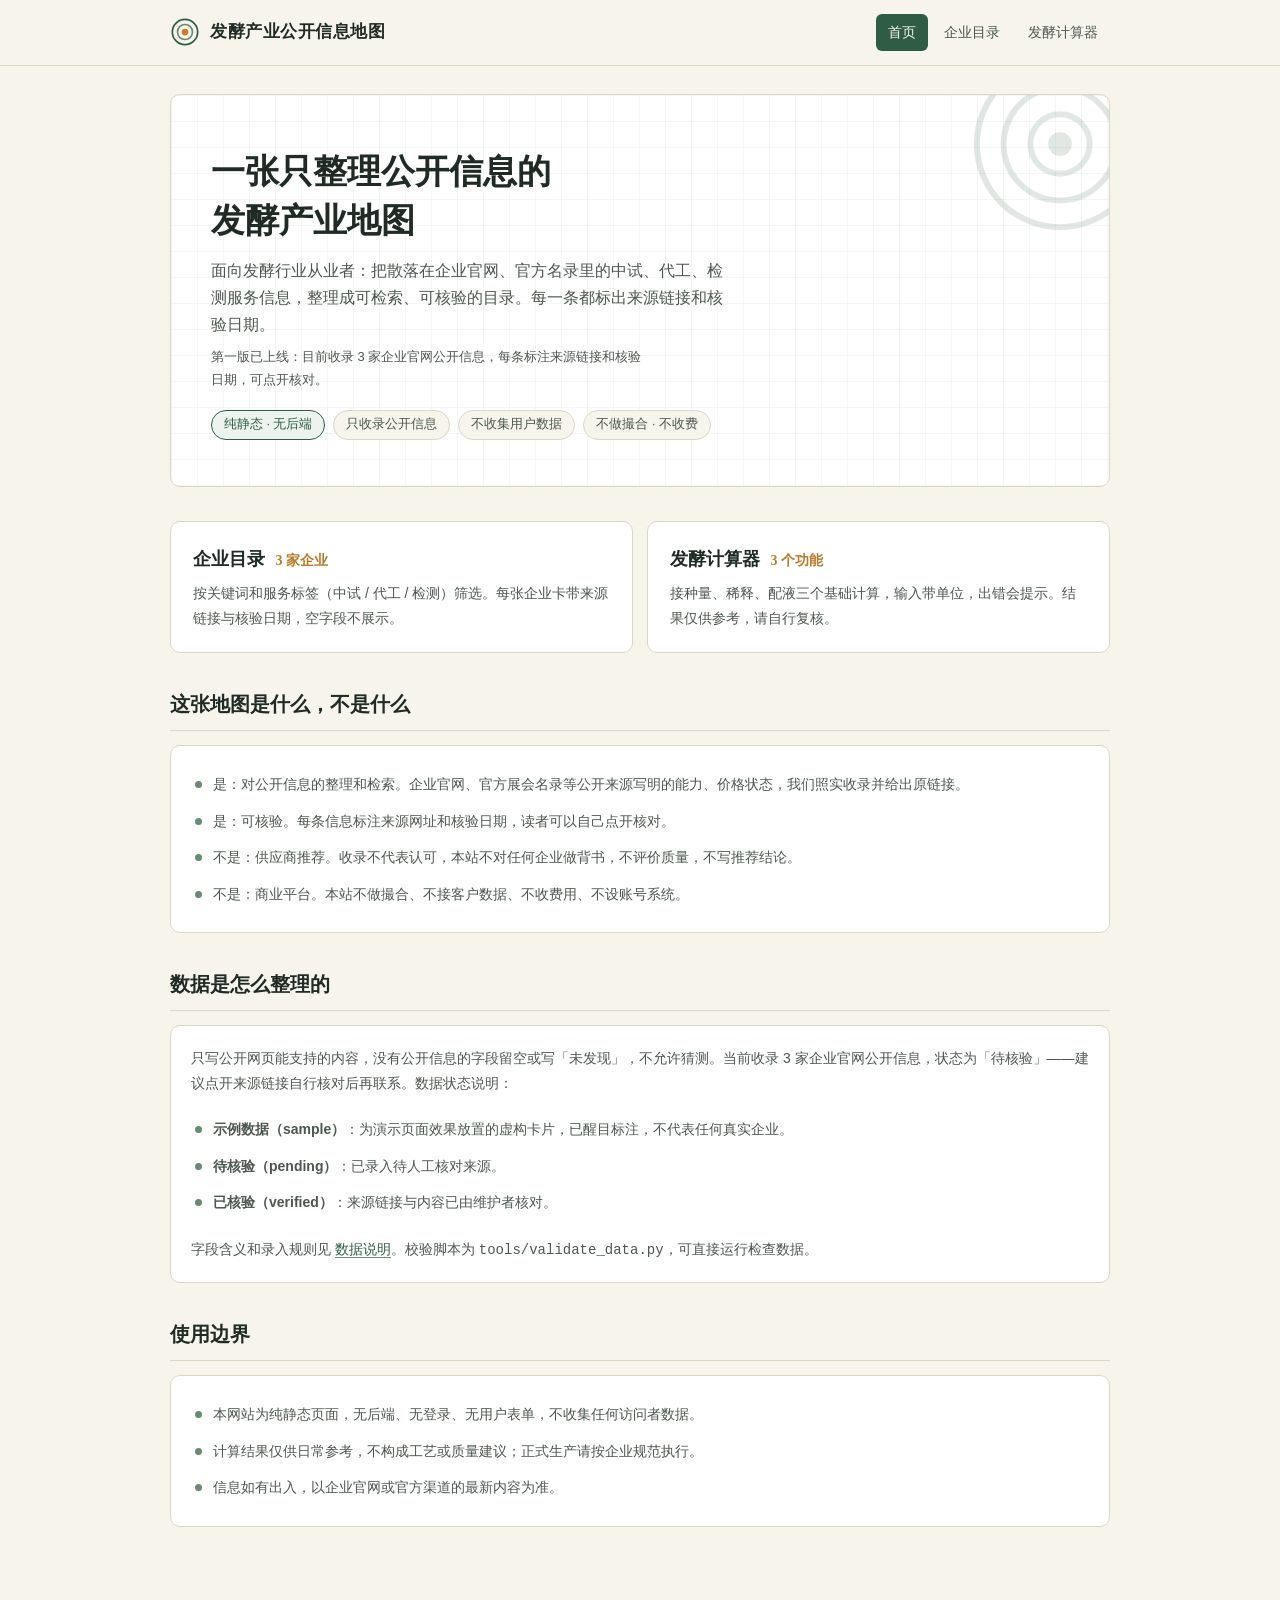
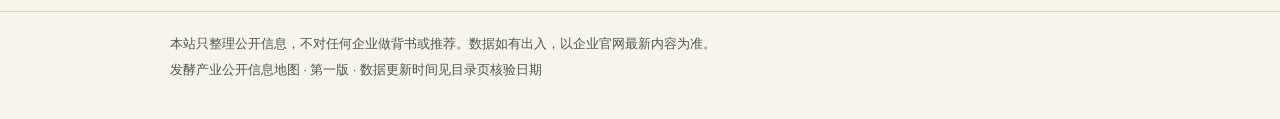
<file: index.html>
<!DOCTYPE html>
<html lang="zh-CN">
<head>
<meta charset="UTF-8">
<meta name="viewport" content="width=device-width, initial-scale=1.0">
<title>发酵产业公开信息地图</title>
<meta name="description" content="整理国内发酵相关中试、代工、检测服务的公开信息，附基础发酵计算器。本站只整理公开信息，不做供应商背书。">
<link rel="icon" href="data:image/svg+xml,%3Csvg xmlns='http://www.w3.org/2000/svg' viewBox='0 0 32 32'%3E%3Ccircle cx='16' cy='16' r='14' fill='none' stroke='%232F5D44' stroke-width='2'/%3E%3Ccircle cx='16' cy='16' r='8' fill='none' stroke='%236B8A74' stroke-width='2'/%3E%3Ccircle cx='16' cy='16' r='3.5' fill='%23C97F2D'/%3E%3C/svg%3E">
<link rel="stylesheet" href="assets/style.css">
</head>
<body>

<header class="site-header">
  <nav class="nav" aria-label="主导航">
    <a class="brand" href="index.html">
      <svg class="brand-mark" viewBox="0 0 32 32" aria-hidden="true">
        <circle cx="16" cy="16" r="13.5" fill="none" stroke="#2F5D44" stroke-width="1.8"/>
        <circle cx="16" cy="16" r="8" fill="none" stroke="#6B8A74" stroke-width="1.8"/>
        <circle cx="16" cy="16" r="3.6" fill="#C97F2D"/>
      </svg>
      <span class="brand-name">发酵产业公开信息地图</span>
    </a>
    <div class="nav-links">
      <a href="index.html" class="active">首页</a>
      <a href="directory.html">企业目录</a>
      <a href="calculator.html">发酵计算器</a>
    </div>
  </nav>
</header>

<main class="container">

  <section class="hero">
    <svg class="hero-mark" viewBox="0 0 32 32" aria-hidden="true">
      <circle cx="16" cy="16" r="14" fill="none" stroke="#2F5D44" stroke-width="1"/>
      <circle cx="16" cy="16" r="9.5" fill="none" stroke="#2F5D44" stroke-width="1"/>
      <circle cx="16" cy="16" r="5" fill="none" stroke="#2F5D44" stroke-width="1"/>
      <circle cx="16" cy="16" r="2" fill="#2F5D44"/>
    </svg>
    <h1>一张只整理公开信息的<br>发酵产业地图</h1>
    <p>面向发酵行业从业者：把散落在企业官网、官方名录里的中试、代工、检测服务信息，整理成可检索、可核验的目录。每一条都标出来源链接和核验日期。</p>
    <p class="hero-note">第一版已上线：目前收录 3 家企业官网公开信息，每条标注来源链接和核验日期，可点开核对。</p>
    <div class="hero-chips">
      <span class="chip accent">纯静态 · 无后端</span>
      <span class="chip">只收录公开信息</span>
      <span class="chip">不收集用户数据</span>
      <span class="chip">不做撮合 · 不收费</span>
    </div>
  </section>

  <div class="entry-grid">
    <a class="entry-card" href="directory.html">
      <div class="entry-title">企业目录 <span>3 家企业</span></div>
      <div class="entry-desc">按关键词和服务标签（中试 / 代工 / 检测）筛选。每张企业卡带来源链接与核验日期，空字段不展示。</div>
    </a>
    <a class="entry-card" href="calculator.html">
      <div class="entry-title">发酵计算器 <span>3 个功能</span></div>
      <div class="entry-desc">接种量、稀释、配液三个基础计算，输入带单位，出错会提示。结果仅供参考，请自行复核。</div>
    </a>
  </div>

  <h2 class="section-title">这张地图是什么，不是什么</h2>
  <div class="card">
    <ul class="note-list">
      <li>是：对公开信息的整理和检索。企业官网、官方展会名录等公开来源写明的能力、价格状态，我们照实收录并给出原链接。</li>
      <li>是：可核验。每条信息标注来源网址和核验日期，读者可以自己点开核对。</li>
      <li>不是：供应商推荐。收录不代表认可，本站不对任何企业做背书，不评价质量，不写推荐结论。</li>
      <li>不是：商业平台。本站不做撮合、不接客户数据、不收费用、不设账号系统。</li>
    </ul>
  </div>

  <h2 class="section-title">数据是怎么整理的</h2>
  <div class="card">
    <p>只写公开网页能支持的内容，没有公开信息的字段留空或写「未发现」，不允许猜测。当前收录 3 家企业官网公开信息，状态为「待核验」——建议点开来源链接自行核对后再联系。数据状态说明：</p>
    <ul class="note-list mt-4">
      <li><strong>示例数据（sample）</strong>：为演示页面效果放置的虚构卡片，已醒目标注，不代表任何真实企业。</li>
      <li><strong>待核验（pending）</strong>：已录入待人工核对来源。</li>
      <li><strong>已核验（verified）</strong>：来源链接与内容已由维护者核对。</li>
    </ul>
    <p class="mt-4">字段含义和录入规则见 <a href="data/README.md">数据说明</a>。校验脚本为 <code>tools/validate_data.py</code>，可直接运行检查数据。</p>
  </div>

  <h2 class="section-title">使用边界</h2>
  <div class="card">
    <ul class="note-list">
      <li>本网站为纯静态页面，无后端、无登录、无用户表单，不收集任何访问者数据。</li>
      <li>计算结果仅供日常参考，不构成工艺或质量建议；正式生产请按企业规范执行。</li>
      <li>信息如有出入，以企业官网或官方渠道的最新内容为准。</li>
    </ul>
  </div>

</main>

<footer class="site-footer">
  <div class="footer-inner">
    <p>本站只整理公开信息，不对任何企业做背书或推荐。数据如有出入，以企业官网最新内容为准。</p>
    <p>发酵产业公开信息地图 · 第一版 · 数据更新时间见目录页核验日期</p>
  </div>
</footer>

</body>
</html>
</file>
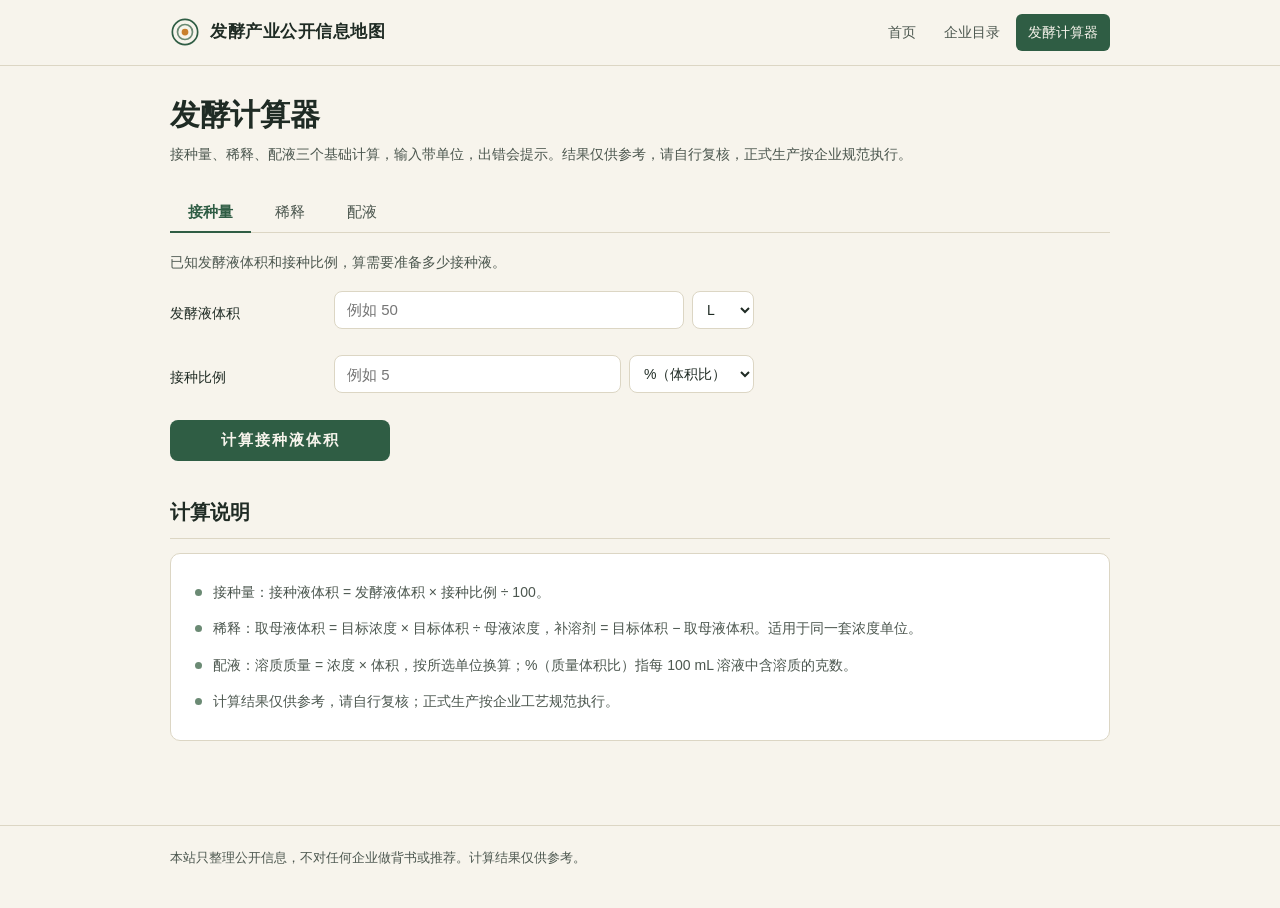
<file: calculator.html>
<!DOCTYPE html>
<html lang="zh-CN">
<head>
<meta charset="UTF-8">
<meta name="viewport" content="width=device-width, initial-scale=1.0">
<title>发酵计算器 · 发酵产业公开信息地图</title>
<meta name="description" content="基础发酵计算器：接种量、稀释、配液三个计算功能，输入带单位，出错有提示。结果仅供参考。">
<link rel="icon" href="data:image/svg+xml,%3Csvg xmlns='http://www.w3.org/2000/svg' viewBox='0 0 32 32'%3E%3Ccircle cx='16' cy='16' r='14' fill='none' stroke='%232F5D44' stroke-width='2'/%3E%3Ccircle cx='16' cy='16' r='8' fill='none' stroke='%236B8A74' stroke-width='2'/%3E%3Ccircle cx='16' cy='16' r='3.5' fill='%23C97F2D'/%3E%3C/svg%3E">
<link rel="stylesheet" href="assets/style.css">
</head>
<body>

<header class="site-header">
  <nav class="nav" aria-label="主导航">
    <a class="brand" href="index.html">
      <svg class="brand-mark" viewBox="0 0 32 32" aria-hidden="true">
        <circle cx="16" cy="16" r="13.5" fill="none" stroke="#2F5D44" stroke-width="1.8"/>
        <circle cx="16" cy="16" r="8" fill="none" stroke="#6B8A74" stroke-width="1.8"/>
        <circle cx="16" cy="16" r="3.6" fill="#C97F2D"/>
      </svg>
      <span class="brand-name">发酵产业公开信息地图</span>
    </a>
    <div class="nav-links">
      <a href="index.html">首页</a>
      <a href="directory.html">企业目录</a>
      <a href="calculator.html" class="active">发酵计算器</a>
    </div>
  </nav>
</header>

<main class="container">

  <h1 class="page-title">发酵计算器</h1>
  <p class="page-sub">接种量、稀释、配液三个基础计算，输入带单位，出错会提示。结果仅供参考，请自行复核，正式生产按企业规范执行。</p>

  <div class="calc-tabs" role="tablist">
    <button type="button" class="calc-tab on" data-tab="inoc" role="tab" aria-selected="true">接种量</button>
    <button type="button" class="calc-tab" data-tab="dilute" role="tab" aria-selected="false">稀释</button>
    <button type="button" class="calc-tab" data-tab="prep" role="tab" aria-selected="false">配液</button>
  </div>

  <!-- 接种量 -->
  <section class="calc-panel on" id="panel-inoc">
    <p class="calc-desc">已知发酵液体积和接种比例，算需要准备多少接种液。</p>
    <div class="form-row">
      <label for="inocV">发酵液体积</label>
      <div class="form-fields">
        <div class="input-group">
          <input type="number" id="inocV" step="any" min="0" placeholder="例如 50">
          <select id="inocVUnit" aria-label="发酵液体积单位">
            <option value="L">L</option>
            <option value="mL">mL</option>
          </select>
        </div>
        <p class="field-error" id="inocVErr"></p>
      </div>
    </div>
    <div class="form-row">
      <label for="inocR">接种比例</label>
      <div class="form-fields">
        <div class="input-group">
          <input type="number" id="inocR" step="any" min="0" placeholder="例如 5">
          <select id="inocRUnit" aria-label="接种比例单位">
            <option value="pct">%（体积比）</option>
          </select>
        </div>
        <p class="field-error" id="inocRErr"></p>
      </div>
    </div>
    <button type="button" class="btn-calc" data-calc="inoc">计算接种液体积</button>
    <div class="calc-result hidden" id="inocResult" role="status"></div>
  </section>

  <!-- 稀释 -->
  <section class="calc-panel" id="panel-dilute">
    <p class="calc-desc">已知母液浓度、目标浓度和目标体积，算取多少母液、补多少溶剂。两个浓度需使用相同单位。</p>
    <div class="form-row">
      <label for="dilC1">母液浓度 C₁</label>
      <div class="form-fields">
        <div class="input-group">
          <input type="number" id="dilC1" step="any" min="0" placeholder="例如 100">
          <select id="dilUnit" aria-label="浓度单位（两个浓度一致）">
            <option value="g/L">g/L</option>
            <option value="mg/mL">mg/mL</option>
            <option value="pct">%（质量体积比）</option>
            <option value="mol/L">mol/L</option>
          </select>
        </div>
        <p class="field-error" id="dilC1Err"></p>
      </div>
    </div>
    <div class="form-row">
      <label for="dilC2">目标浓度 C₂</label>
      <div class="form-fields">
        <div class="input-group">
          <input type="number" id="dilC2" step="any" min="0" placeholder="例如 10">
          <select aria-label="目标浓度单位（与母液一致）" disabled>
            <option>同母液单位</option>
          </select>
        </div>
        <p class="field-error" id="dilC2Err"></p>
      </div>
    </div>
    <div class="form-row">
      <label for="dilV2">目标体积 V₂</label>
      <div class="form-fields">
        <div class="input-group">
          <input type="number" id="dilV2" step="any" min="0" placeholder="例如 1">
          <select id="dilV2Unit" aria-label="目标体积单位">
            <option value="L">L</option>
            <option value="mL">mL</option>
          </select>
        </div>
        <p class="field-error" id="dilV2Err"></p>
      </div>
    </div>
    <button type="button" class="btn-calc" data-calc="dilute">计算稀释方案</button>
    <div class="calc-result hidden" id="dilResult" role="status"></div>
  </section>

  <!-- 配液 -->
  <section class="calc-panel" id="panel-prep">
    <p class="calc-desc">已知目标体积和目标浓度，算需要称多少溶质。</p>
    <div class="form-row">
      <label for="prepC">目标浓度</label>
      <div class="form-fields">
        <div class="input-group">
          <input type="number" id="prepC" step="any" min="0" placeholder="例如 20">
          <select id="prepCUnit" aria-label="浓度单位">
            <option value="g/L">g/L</option>
            <option value="mg/mL">mg/mL</option>
            <option value="pct">%（质量体积比，g/100mL）</option>
          </select>
        </div>
        <p class="field-error" id="prepCErr"></p>
      </div>
    </div>
    <div class="form-row">
      <label for="prepV">目标体积</label>
      <div class="form-fields">
        <div class="input-group">
          <input type="number" id="prepV" step="any" min="0" placeholder="例如 500">
          <select id="prepVUnit" aria-label="体积单位">
            <option value="mL">mL</option>
            <option value="L">L</option>
          </select>
        </div>
        <p class="field-error" id="prepVErr"></p>
      </div>
    </div>
    <button type="button" class="btn-calc" data-calc="prep">计算溶质用量</button>
    <div class="calc-result hidden" id="prepResult" role="status"></div>
  </section>

  <h2 class="section-title">计算说明</h2>
  <div class="card">
    <ul class="note-list">
      <li>接种量：接种液体积 = 发酵液体积 × 接种比例 ÷ 100。</li>
      <li>稀释：取母液体积 = 目标浓度 × 目标体积 ÷ 母液浓度，补溶剂 = 目标体积 − 取母液体积。适用于同一套浓度单位。</li>
      <li>配液：溶质质量 = 浓度 × 体积，按所选单位换算；%（质量体积比）指每 100 mL 溶液中含溶质的克数。</li>
      <li>计算结果仅供参考，请自行复核；正式生产按企业工艺规范执行。</li>
    </ul>
  </div>

</main>

<footer class="site-footer">
  <div class="footer-inner">
    <p>本站只整理公开信息，不对任何企业做背书或推荐。计算结果仅供参考。</p>
  </div>
</footer>

<script src="assets/calculator.js"></script>
</body>
</html>
</file>
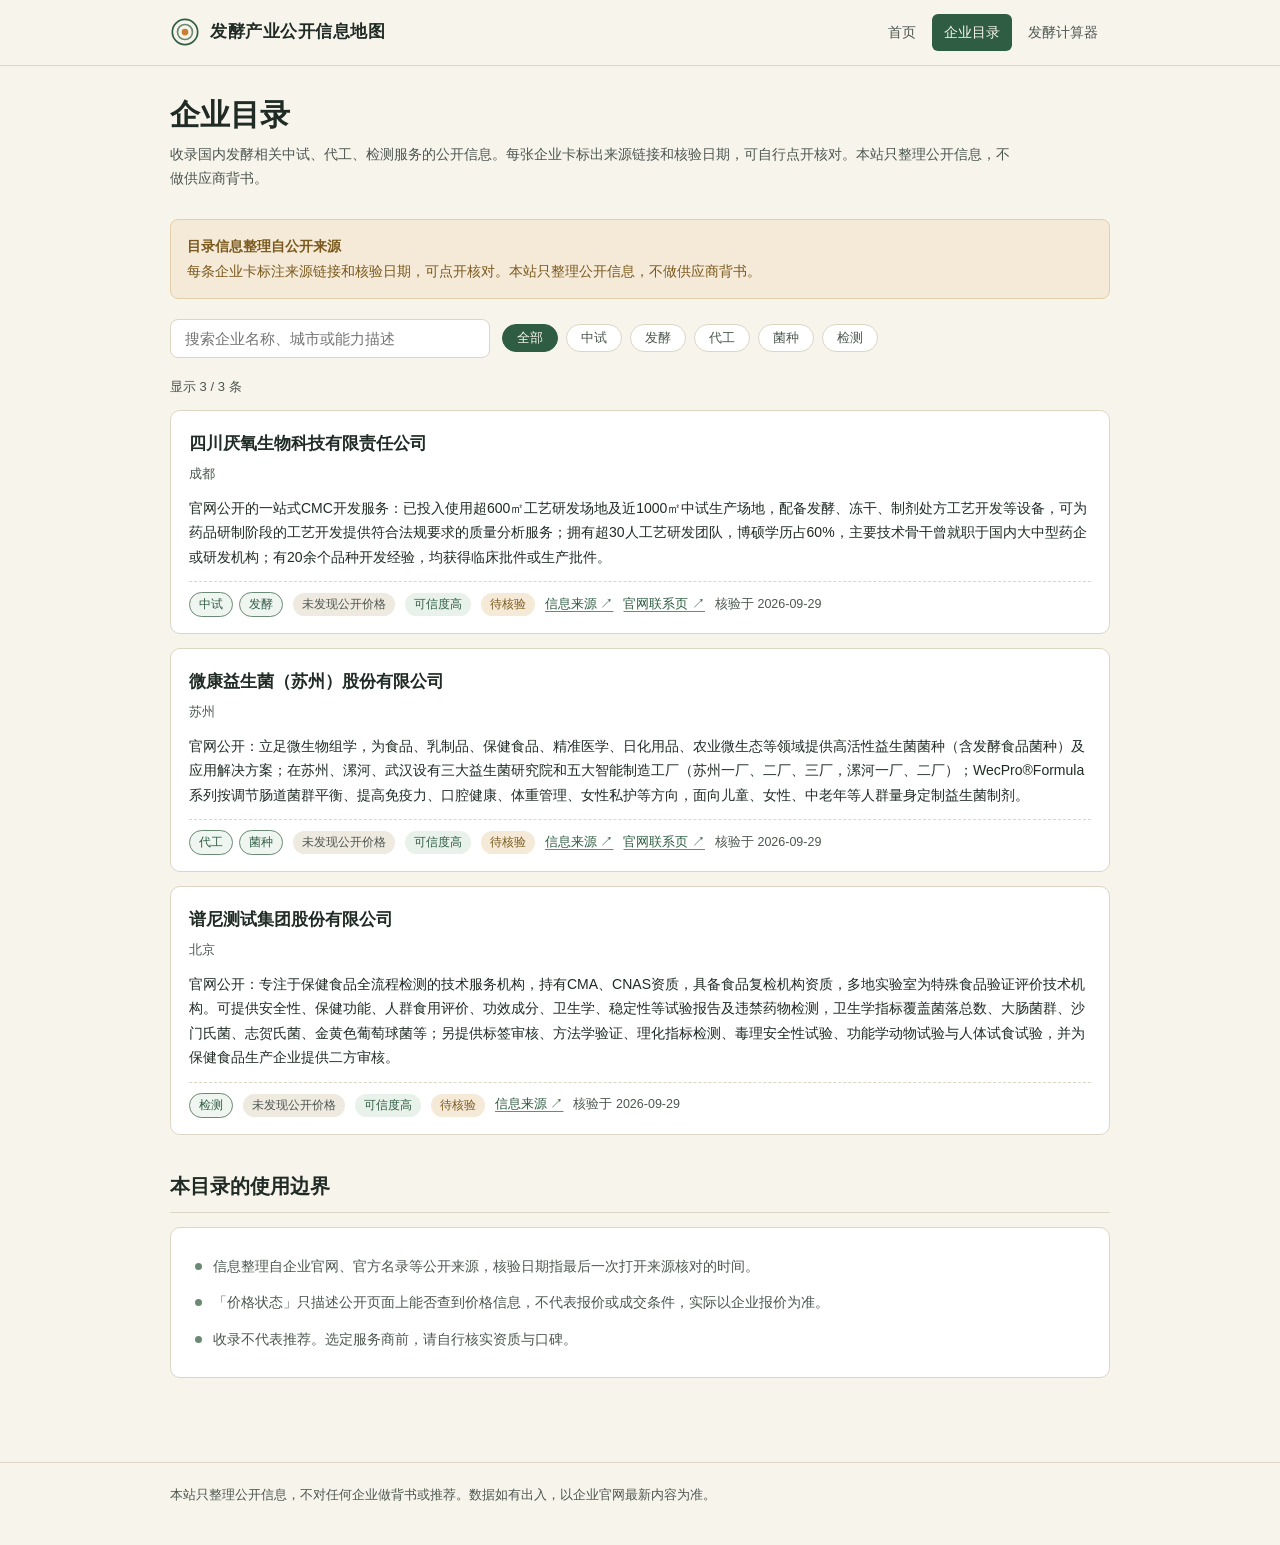
<file: directory.html>
<!DOCTYPE html>
<html lang="zh-CN">
<head>
<meta charset="UTF-8">
<meta name="viewport" content="width=device-width, initial-scale=1.0">
<title>企业目录 · 发酵产业公开信息地图</title>
<meta name="description" content="国内发酵相关中试、代工、检测服务公开信息目录，支持关键词和服务标签筛选。每条信息带来源链接和核验日期。">
<link rel="icon" href="data:image/svg+xml,%3Csvg xmlns='http://www.w3.org/2000/svg' viewBox='0 0 32 32'%3E%3Ccircle cx='16' cy='16' r='14' fill='none' stroke='%232F5D44' stroke-width='2'/%3E%3Ccircle cx='16' cy='16' r='8' fill='none' stroke='%236B8A74' stroke-width='2'/%3E%3Ccircle cx='16' cy='16' r='3.5' fill='%23C97F2D'/%3E%3C/svg%3E">
<link rel="stylesheet" href="assets/style.css">
</head>
<body>

<header class="site-header">
  <nav class="nav" aria-label="主导航">
    <a class="brand" href="index.html">
      <svg class="brand-mark" viewBox="0 0 32 32" aria-hidden="true">
        <circle cx="16" cy="16" r="13.5" fill="none" stroke="#2F5D44" stroke-width="1.8"/>
        <circle cx="16" cy="16" r="8" fill="none" stroke="#6B8A74" stroke-width="1.8"/>
        <circle cx="16" cy="16" r="3.6" fill="#C97F2D"/>
      </svg>
      <span class="brand-name">发酵产业公开信息地图</span>
    </a>
    <div class="nav-links">
      <a href="index.html">首页</a>
      <a href="directory.html" class="active">企业目录</a>
      <a href="calculator.html">发酵计算器</a>
    </div>
  </nav>
</header>

<main class="container">

  <h1 class="page-title">企业目录</h1>
  <p class="page-sub">收录国内发酵相关中试、代工、检测服务的公开信息。每张企业卡标出来源链接和核验日期，可自行点开核对。本站只整理公开信息，不做供应商背书。</p>

  <div class="banner" id="dataBanner" role="note">
    <div>
      <strong>目录信息整理自公开来源</strong>
      每条企业卡标注来源链接和核验日期，可点开核对。本站只整理公开信息，不做供应商背书。
    </div>
  </div>

  <div class="filter-bar">
    <input type="search" id="keyword" placeholder="搜索企业名称、城市或能力描述" aria-label="关键词搜索">
    <div class="tag-row" id="tagRow" role="group" aria-label="服务标签筛选"></div>
  </div>

  <p class="result-count" id="resultCount" role="status"></p>

  <div class="company-list" id="companyList"></div>

  <div class="empty-state hidden" id="emptyState">
    <p>没有匹配的企业卡</p>
    <p>换一个关键词，或点「全部」标签清除筛选试试。</p>
  </div>

  <div class="banner hidden" id="loadError" role="alert">
    <div>
      <strong>数据没有加载出来</strong>
      直接用文件方式打开页面时，浏览器会阻止读取 JSON 数据。请用本地服务器预览（如 <code>python -m http.server</code>），或部署到 GitHub Pages 后访问，方法见 README.md。
    </div>
  </div>

  <h2 class="section-title">本目录的使用边界</h2>
  <div class="card">
    <ul class="note-list">
      <li>信息整理自企业官网、官方名录等公开来源，核验日期指最后一次打开来源核对的时间。</li>
      <li>「价格状态」只描述公开页面上能否查到价格信息，不代表报价或成交条件，实际以企业报价为准。</li>
      <li>收录不代表推荐。选定服务商前，请自行核实资质与口碑。</li>
    </ul>
  </div>

</main>

<footer class="site-footer">
  <div class="footer-inner">
    <p>本站只整理公开信息，不对任何企业做背书或推荐。数据如有出入，以企业官网最新内容为准。</p>
  </div>
</footer>

<script src="assets/directory.js"></script>
</body>
</html>
</file>
<file: assets/style.css>
/* ============================================
   发酵产业公开信息地图 · 共享样式
   纯静态站点，无外部依赖
   ============================================ */

:root {
  --paper: #F7F4EC;        /* 纸白底 */
  --paper-2: #EFEAE0;      /* 深一档纸色 */
  --ink: #1F2B24;          /* 主文字：墨绿黑 */
  --ink-2: #4C574F;        /* 次级文字 */
  --pine: #2F5D44;         /* 主色：菌苔绿 */
  --pine-deep: #1E4230;    /* 深绿 */
  --moss: #6B8A74;         /* 浅绿辅助 */
  --amber: #B8792A;        /* 点缀：发酵液琥珀 */
  --line: #DCD6C4;         /* 分割线 */
  --card: #FFFFFF;
  --warn-bg: #F5E9D7;      /* 提示/示例底色 */
  --warn-ink: #7A5A1E;
  --warn-line: #E3CFA8;
  --err: #B3402A;          /* 错误 */
  --ok: #2F5D44;
  --shadow: 0 1px 2px rgba(31, 43, 36, .06), 0 4px 14px rgba(31, 43, 36, .05);
  --font-serif: "Songti SC", "STSong", "SimSun", "Noto Serif SC", "Source Han Serif SC", serif;
  --font-sans: -apple-system, "PingFang SC", "Hiragino Sans GB", "Microsoft YaHei", "Noto Sans SC", "Segoe UI", sans-serif;
}

* { box-sizing: border-box; margin: 0; padding: 0; }

html { -webkit-text-size-adjust: 100%; }

body {
  font-family: var(--font-sans);
  font-size: 15px;
  line-height: 1.75;
  color: var(--ink);
  background: var(--paper);
}

a { color: var(--pine); text-decoration: underline; text-underline-offset: 3px; text-decoration-color: var(--moss); }
a:hover { color: var(--amber); text-decoration-color: var(--amber); }

:focus-visible { outline: 2px solid var(--amber); outline-offset: 2px; }

/* ---------- 顶部导航 ---------- */

.site-header {
  border-bottom: 1px solid var(--line);
  background: var(--paper);
}

.nav {
  max-width: 980px;
  margin: 0 auto;
  padding: 14px 20px;
  display: flex;
  flex-wrap: wrap;
  align-items: center;
  gap: 10px 18px;
}

.brand {
  display: flex;
  align-items: center;
  gap: 10px;
  text-decoration: none;
  color: var(--ink);
}

.brand:hover { color: var(--ink); }

.brand-mark { width: 30px; height: 30px; flex: 0 0 30px; }

.brand-name {
  font-family: var(--font-serif);
  font-size: 17px;
  font-weight: 700;
  letter-spacing: .5px;
  white-space: nowrap;
}

.nav-links {
  display: flex;
  gap: 4px;
  margin-left: auto;
  flex-wrap: wrap;
}

.nav-links a {
  display: block;
  padding: 6px 12px;
  border-radius: 6px;
  font-size: 14px;
  color: var(--ink-2);
  text-decoration: none;
}

.nav-links a:hover { background: var(--paper-2); color: var(--ink); }

.nav-links a.active { color: var(--paper); background: var(--pine); }

/* ---------- 版心 ---------- */

.container {
  max-width: 980px;
  margin: 0 auto;
  padding: 28px 20px 64px;
}

.page-title {
  font-family: var(--font-serif);
  font-size: 26px;
  font-weight: 700;
  line-height: 1.4;
  margin-bottom: 6px;
}

.page-sub {
  color: var(--ink-2);
  font-size: 14px;
  margin-bottom: 28px;
  max-width: 60em;
}

/* ---------- 首页 hero ---------- */

.hero {
  position: relative;
  margin: 0 0 34px;
  padding: 44px 28px 40px;
  border: 1px solid var(--line);
  border-radius: 10px;
  background-color: var(--card);
  background-image:
    linear-gradient(rgba(47, 93, 68, .05) 1px, transparent 1px),
    linear-gradient(90deg, rgba(47, 93, 68, .05) 1px, transparent 1px);
  background-size: 26px 26px;
  overflow: hidden;
}

.hero-mark {
  position: absolute;
  top: -46px;
  right: -46px;
  width: 190px;
  height: 190px;
  opacity: .14;
  pointer-events: none;
}

.hero h1 {
  font-family: var(--font-serif);
  font-size: 30px;
  line-height: 1.45;
  font-weight: 700;
  margin-bottom: 12px;
  max-width: 16em;
}

.hero p {
  color: var(--ink-2);
  max-width: 34em;
  margin-bottom: 8px;
}

.hero .hero-note {
  font-size: 13px;
  color: var(--ink-2);
}

.hero-chips {
  display: flex;
  flex-wrap: wrap;
  gap: 8px;
  margin-top: 18px;
}

.chip {
  display: inline-block;
  padding: 3px 12px;
  border: 1px solid var(--line);
  border-radius: 999px;
  font-size: 12.5px;
  color: var(--ink-2);
  background: var(--paper);
}

.chip.accent { border-color: var(--pine); color: var(--pine); background: #EDF3EE; }

/* ---------- 通用卡片 ---------- */

.section-title {
  font-family: var(--font-serif);
  font-size: 20px;
  font-weight: 700;
  margin: 34px 0 14px;
  padding-bottom: 8px;
  border-bottom: 1px solid var(--line);
}

.card {
  background: var(--card);
  border: 1px solid var(--line);
  border-radius: 10px;
  padding: 20px;
}

.card h3 {
  font-family: var(--font-serif);
  font-size: 17px;
  margin-bottom: 8px;
}

.card p { color: var(--ink-2); font-size: 14px; }

/* 首页两张导航卡 */
.entry-grid {
  display: grid;
  grid-template-columns: 1fr;
  gap: 14px;
}

@media (min-width: 720px) {
  .entry-grid { grid-template-columns: 1fr 1fr; }
}

.entry-card {
  display: block;
  text-decoration: none;
  color: var(--ink);
  background: var(--card);
  border: 1px solid var(--line);
  border-radius: 10px;
  padding: 22px;
  transition: border-color .15s ease, box-shadow .15s ease;
}

.entry-card:hover {
  border-color: var(--moss);
  box-shadow: var(--shadow);
  color: var(--ink);
}

.entry-card .entry-title {
  font-family: var(--font-serif);
  font-size: 18px;
  font-weight: 700;
  margin-bottom: 6px;
}

.entry-card .entry-title span { color: var(--amber); margin-left: 6px; font-size: 14px; }

.entry-card .entry-desc { color: var(--ink-2); font-size: 14px; }

/* 边界/方法说明列表 */
.note-list { list-style: none; }

.note-list li {
  position: relative;
  padding: 6px 0 6px 22px;
  font-size: 14px;
  color: var(--ink-2);
}

.note-list li::before {
  content: "";
  position: absolute;
  left: 4px;
  top: 15px;
  width: 7px;
  height: 7px;
  border-radius: 50%;
  background: var(--moss);
}

/* ---------- 提示横幅 ---------- */

.banner {
  display: flex;
  gap: 12px;
  align-items: flex-start;
  padding: 14px 16px;
  border: 1px solid var(--warn-line);
  border-radius: 8px;
  background: var(--warn-bg);
  color: var(--warn-ink);
  font-size: 13.5px;
  margin-bottom: 20px;
}

.banner strong { display: block; font-size: 14px; margin-bottom: 2px; }

/* ---------- 筛选区（目录页） ---------- */

.filter-bar {
  display: flex;
  flex-direction: column;
  gap: 12px;
  margin-bottom: 18px;
}

.filter-bar input[type="search"] {
  width: 100%;
  padding: 10px 14px;
  font-size: 15px;
  font-family: var(--font-sans);
  color: var(--ink);
  background: var(--card);
  border: 1px solid var(--line);
  border-radius: 8px;
}

.filter-bar input[type="search"]:focus {
  border-color: var(--pine);
  outline: 2px solid rgba(47, 93, 68, .18);
  outline-offset: 0;
}

.tag-row { display: flex; flex-wrap: wrap; gap: 8px; }

.tag-btn {
  padding: 4px 14px;
  font-size: 13px;
  font-family: var(--font-sans);
  color: var(--ink-2);
  background: var(--card);
  border: 1px solid var(--line);
  border-radius: 999px;
  cursor: pointer;
  transition: background .12s ease, color .12s ease, border-color .12s ease;
}

.tag-btn:hover { border-color: var(--moss); color: var(--pine); }

.tag-btn.on { background: var(--pine); border-color: var(--pine); color: var(--paper); }

.result-count { font-size: 13px; color: var(--ink-2); margin-bottom: 12px; }

/* ---------- 企业卡 ---------- */

.company-list { display: flex; flex-direction: column; gap: 14px; }

.company-card {
  position: relative;
  background: var(--card);
  border: 1px solid var(--line);
  border-radius: 10px;
  padding: 18px 18px 16px;
}

.company-card.is-sample { border-color: var(--warn-line); background: #FDFBF4; }

.sample-flag {
  position: absolute;
  top: -1px;
  right: 16px;
  padding: 3px 12px 4px;
  border-radius: 0 0 8px 8px;
  background: var(--warn-bg);
  border: 1px solid var(--warn-line);
  border-top: none;
  color: var(--warn-ink);
  font-size: 12px;
  font-weight: 700;
  letter-spacing: 1px;
}

.company-name {
  font-family: var(--font-serif);
  font-size: 17px;
  font-weight: 700;
  padding-right: 84px;
  margin-bottom: 4px;
}

.company-city { font-size: 13px; color: var(--ink-2); margin-bottom: 10px; }

.company-capability { font-size: 14px; margin-bottom: 12px; }

.company-meta {
  display: flex;
  flex-wrap: wrap;
  gap: 8px 10px;
  align-items: center;
  font-size: 12.5px;
  color: var(--ink-2);
  border-top: 1px dashed var(--line);
  padding-top: 10px;
}

.tag-list { display: inline-flex; flex-wrap: wrap; gap: 6px; }

.tag {
  padding: 1px 9px;
  font-size: 12px;
  border: 1px solid var(--moss);
  color: var(--pine);
  border-radius: 999px;
  background: #EFF5F0;
}

.badge {
  padding: 1px 9px;
  font-size: 12px;
  border-radius: 999px;
  white-space: nowrap;
}

.badge.price-public   { background: #E8F1EA; color: var(--ok); }
.badge.price-quote    { background: #EDF1F5; color: #3D5A75; }
.badge.price-none     { background: var(--paper-2); color: var(--ink-2); }
.badge.price-other    { background: var(--paper-2); color: var(--ink-2); }
.badge.conf-high      { background: #E8F1EA; color: var(--ok); }
.badge.conf-medium    { background: var(--warn-bg); color: var(--warn-ink); }
.badge.conf-low       { background: #F1E7E3; color: #8A4B3C; }

.company-meta .src-link { font-size: 12.5px; }

/* ---------- 空状态 ---------- */

.empty-state {
  text-align: center;
  padding: 44px 20px;
  border: 1px dashed var(--line);
  border-radius: 10px;
  color: var(--ink-2);
  font-size: 14px;
}

.empty-state p:first-child { font-size: 15px; color: var(--ink); margin-bottom: 6px; }

/* ---------- 计算器 ---------- */

.calc-tabs {
  display: flex;
  gap: 6px;
  margin-bottom: 18px;
  border-bottom: 1px solid var(--line);
}

.calc-tab {
  padding: 9px 18px;
  font-size: 15px;
  font-family: var(--font-sans);
  color: var(--ink-2);
  background: none;
  border: none;
  border-bottom: 2px solid transparent;
  margin-bottom: -1px;
  cursor: pointer;
}

.calc-tab:hover { color: var(--ink); }

.calc-tab.on {
  color: var(--pine);
  border-bottom-color: var(--pine);
  font-weight: 700;
}

.calc-panel { display: none; }
.calc-panel.on { display: block; }

.calc-desc { font-size: 13.5px; color: var(--ink-2); margin-bottom: 16px; }

.form-row {
  display: flex;
  flex-direction: column;
  gap: 6px;
  margin-bottom: 14px;
}

.form-row label { font-size: 14px; color: var(--ink); }

.input-group { display: flex; gap: 8px; }

.input-group input {
  flex: 1;
  min-width: 0;
  padding: 9px 12px;
  font-size: 15px;
  font-family: var(--font-sans);
  color: var(--ink);
  background: var(--card);
  border: 1px solid var(--line);
  border-radius: 8px;
}

.input-group input:focus {
  border-color: var(--pine);
  outline: 2px solid rgba(47, 93, 68, .18);
  outline-offset: 0;
}

.input-group select {
  padding: 9px 10px;
  font-size: 14px;
  font-family: var(--font-sans);
  color: var(--ink);
  background: var(--card);
  border: 1px solid var(--line);
  border-radius: 8px;
  cursor: pointer;
}

.field-error { font-size: 12.5px; color: var(--err); min-height: 1em; }

.btn-calc {
  width: 100%;
  padding: 11px;
  font-size: 15px;
  font-family: var(--font-sans);
  font-weight: 700;
  letter-spacing: 2px;
  color: var(--paper);
  background: var(--pine);
  border: none;
  border-radius: 8px;
  cursor: pointer;
}

.btn-calc:hover { background: var(--pine-deep); }

.calc-result {
  margin-top: 18px;
  padding: 16px;
  border: 1px solid var(--line);
  border-left: 4px solid var(--pine);
  border-radius: 0 8px 8px 0;
  background: var(--card);
  font-size: 14px;
}

.calc-result.hidden { display: none; }

.calc-result .result-main {
  font-family: var(--font-serif);
  font-size: 22px;
  font-weight: 700;
  color: var(--pine);
  margin: 4px 0;
}

.calc-result .result-note { font-size: 12.5px; color: var(--ink-2); }

/* ---------- 页脚 ---------- */

.site-footer {
  border-top: 1px solid var(--line);
  background: var(--paper);
  margin-top: 20px;
}

.footer-inner {
  max-width: 980px;
  margin: 0 auto;
  padding: 22px 20px 34px;
  font-size: 12.5px;
  color: var(--ink-2);
}

.footer-inner p { margin-bottom: 4px; max-width: 60em; }

/* ---------- 其他 ---------- */

.hidden { display: none !important; }

.mt-4 { margin-top: 16px; }

@media (min-width: 720px) {
  body { font-size: 15.5px; }
  .page-title { font-size: 30px; }
  .hero h1 { font-size: 34px; }
  .hero { padding: 52px 40px 46px; }
  .filter-bar { flex-direction: row; align-items: center; }
  .filter-bar input[type="search"] { max-width: 320px; }
  .form-row { flex-direction: row; align-items: flex-start; gap: 14px; }
  .form-row label { flex: 0 0 150px; padding-top: 10px; }
  .form-row .form-fields { flex: 1; max-width: 420px; }
  .btn-calc { width: auto; min-width: 220px; }
}

@media (prefers-reduced-motion: reduce) {
  * { transition: none !important; }
}
</file>
